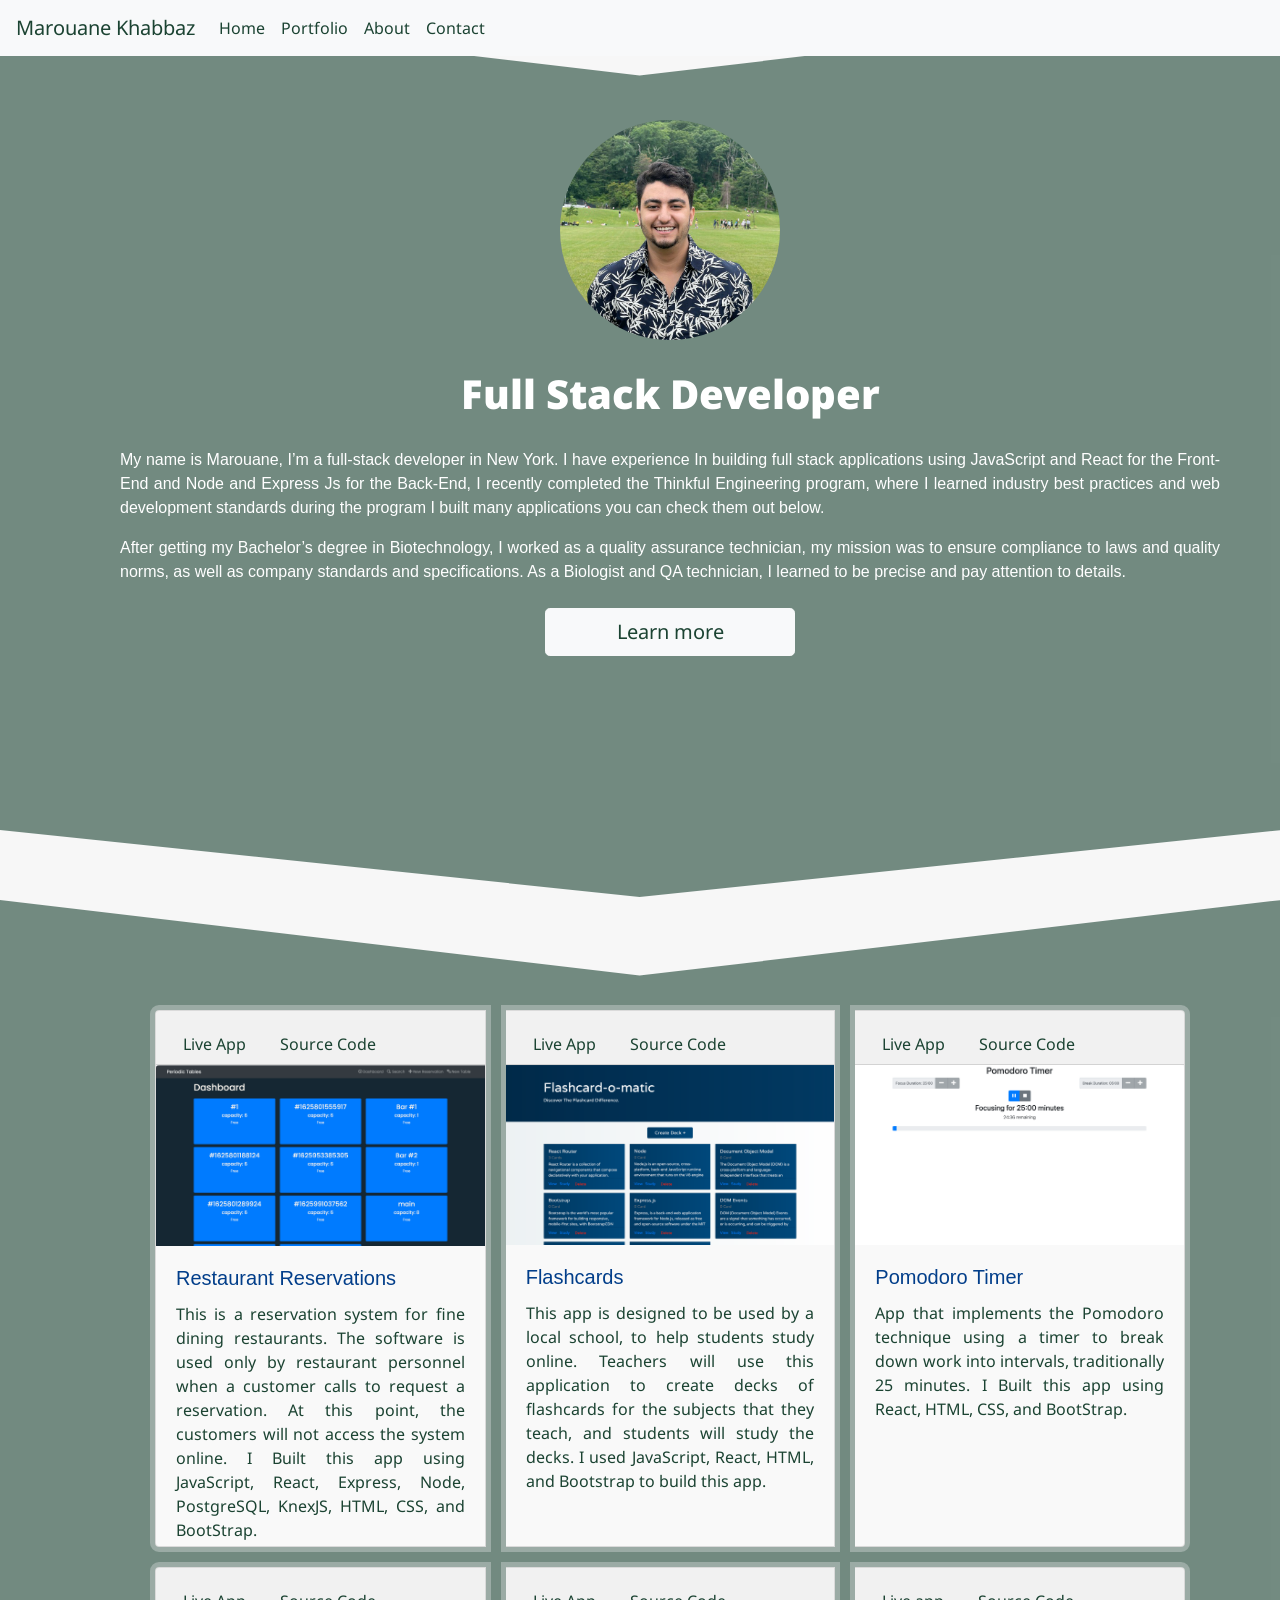
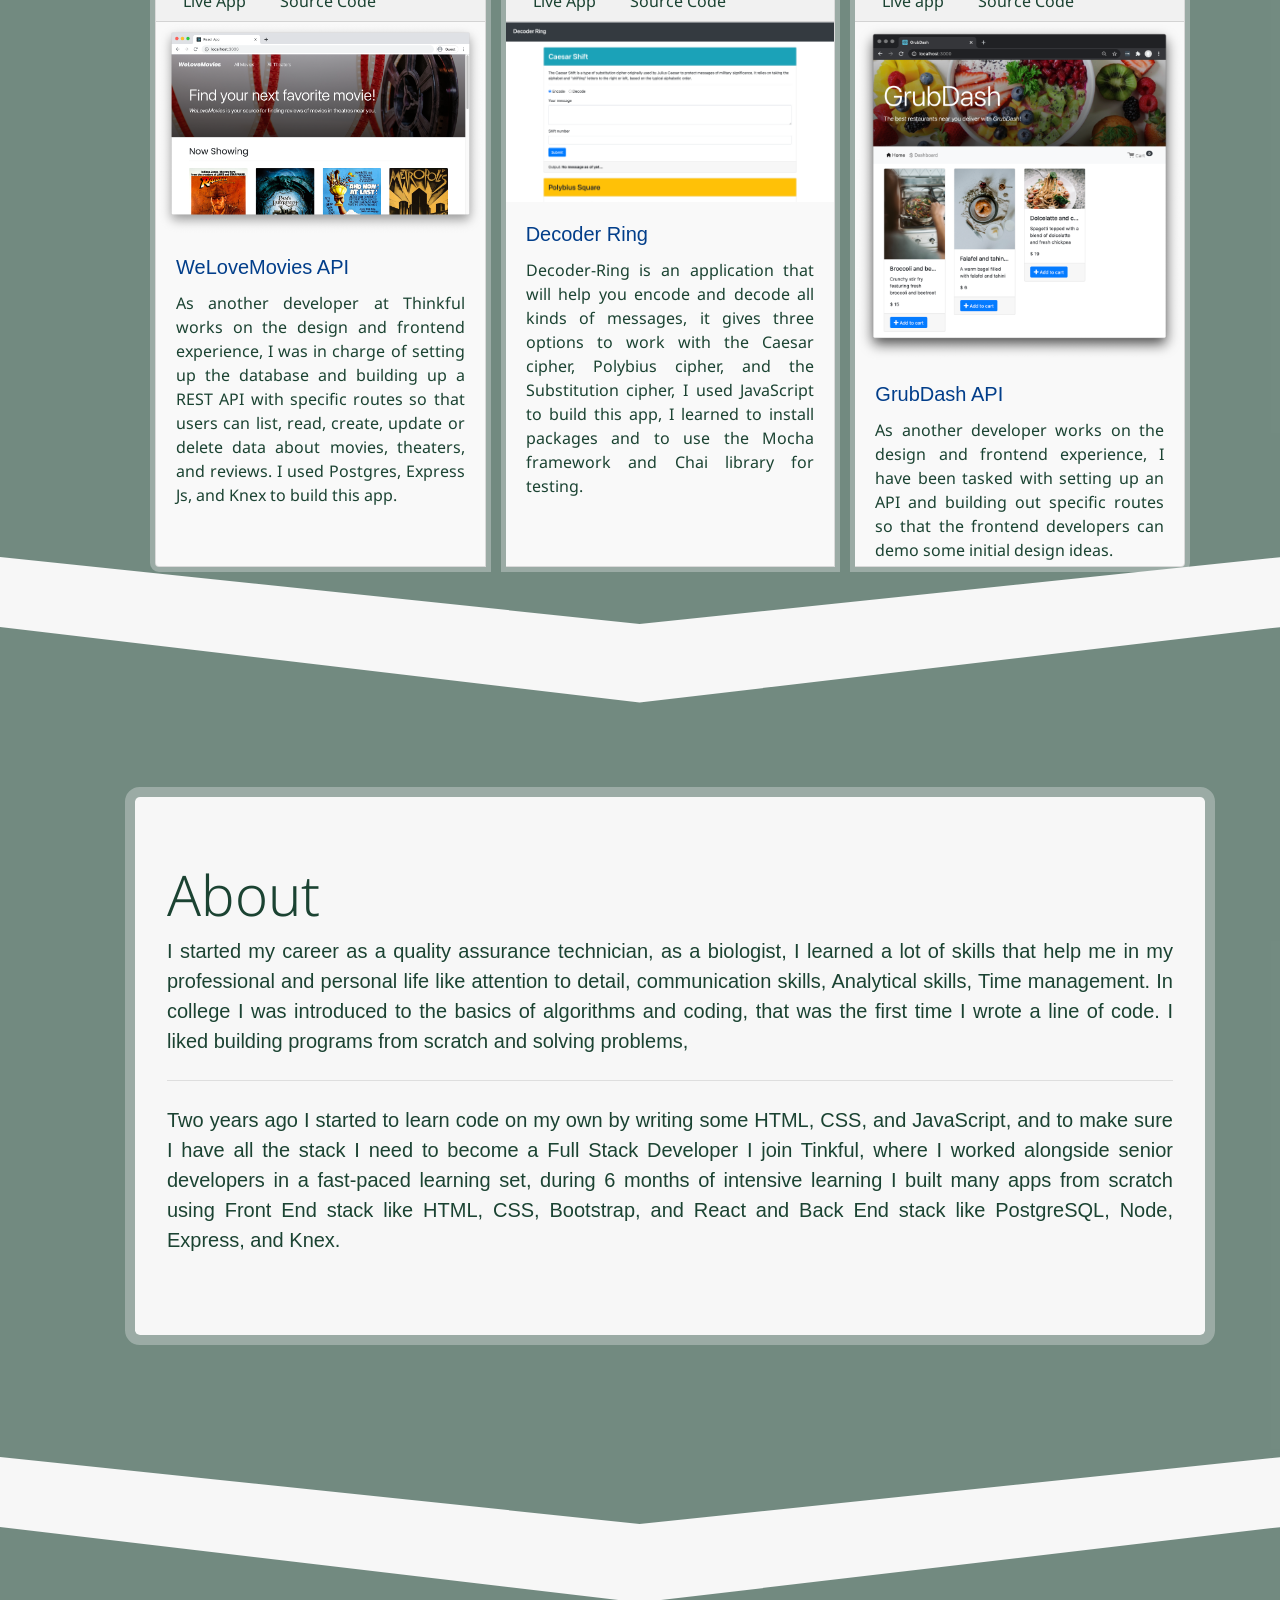
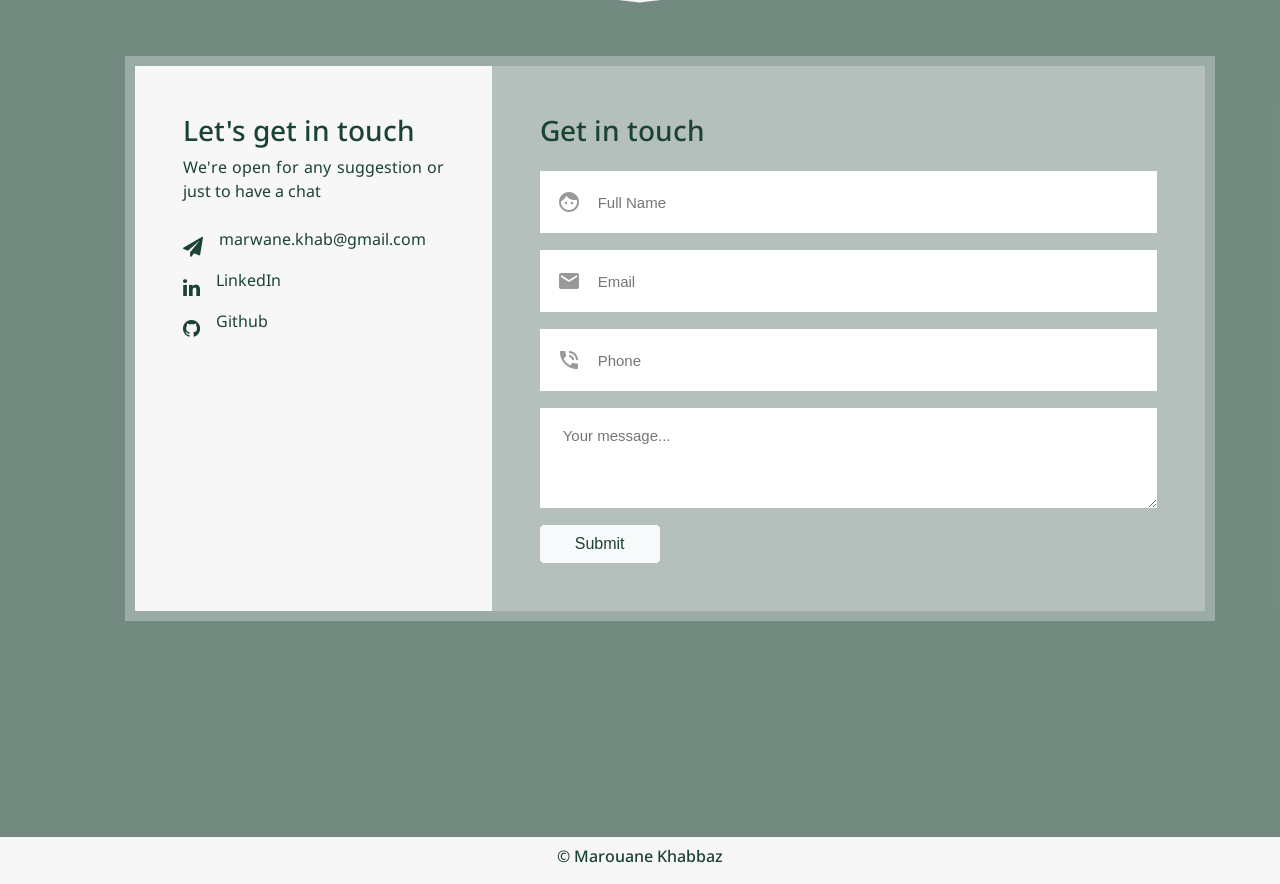
<file: index.html>
<!doctype html>
<html lang="en">
  <head>
	  
	  <!-- Global site tag (gtag.js) - Google Analytics -->
<script async src="https://www.googletagmanager.com/gtag/js?id=G-W1VJ382M2X"></script>
<script>
  window.dataLayer = window.dataLayer || [];
  function gtag(){dataLayer.push(arguments);}
  gtag('js', new Date());

  gtag('config', 'G-W1VJ382M2X');
</script>
	  
    <!-- Required meta tags -->
    <meta charset="utf-8">
    <meta name="viewport" content="width=device-width, initial-scale=1, shrink-to-fit=no">
  

    <!-- Bootstrap CSS -->
    <link rel="stylesheet" href="https://cdnjs.cloudflare.com/ajax/libs/font-awesome/4.7.0/css/font-awesome.min.css">
    <link rel="stylesheet" href="https://maxcdn.bootstrapcdn.com/bootstrap/4.0.0/css/bootstrap.min.css" integrity="sha384-Gn5384xqQ1aoWXA+058RXPxPg6fy4IWvTNh0E263XmFcJlSAwiGgFAW/dAiS6JXm" crossorigin="anonymous">
    <link href="main.css" rel="stylesheet" type="text/css"/>
    <link href="card.css" rel="stylesheet" type="text/css"/>
    <link href="contact.css" rel="stylesheet" type="text/css"/>
    <link href="https://fonts.googleapis.com/css2?family=Material+Icons"
    rel="stylesheet">
    <link rel="shortcut icon" href="images/logo_transparent.png" type="image/x-icon">
    <title>Marouane Khabbaz</title>
  </head>
  <body>
    
    <nav class="navbar navbar-expand-lg  navbar-light bg-light fixed-top justify-content-between">
      <a class="navbar-brand" href="#home">Marouane Khabbaz</a>
      <button class="navbar-toggler" type="button" data-toggle="collapse" data-target="#navbarNavAltMarkup" aria-controls="navbarNavAltMarkup" aria-expanded="false" aria-label="Toggle navigation">
        <span class="navbar-toggler-icon"></span>
      </button>
      <div class="collapse navbar-collapse " id="navbarNavAltMarkup">
        <div class="navbar-nav">
          <a class="nav-item nav-link active" href="#home">Home <span class="sr-only">(current)</span></a>
          <a class="nav-item nav-link" href="#portfolio">Portfolio</a>
          <a class="nav-item nav-link" href="#about">About</a>
          <a class="nav-item nav-link " href="#contact">Contact</a>
<!--           <a class="nav-item nav-link " target="blank" href="images/Marouane Khabbaz_Full Stack Developer (14).pdf">Resume</a> -->
        </div>
      </div>
    </nav>


    <section id="home"> 
      <div class="full-screen padding" >

        <!-- <div class="custom-shape-divider-top-1627607519">
          <svg data-name="Layer 1" xmlns="http://www.w3.org/2000/svg" viewBox="0 0 1200 120" preserveAspectRatio="none">
              <path d="M1200 0L0 0 892.25 114.72 1200 0z" class="shape-fill"></path>
          </svg>
      </div> -->

      <div class="custom-shape-divider-top-1627754936">
        <svg data-name="Layer 1" xmlns="http://www.w3.org/2000/svg" viewBox="0 0 1200 120" preserveAspectRatio="none">
            <path d="M1200 0L0 0 598.97 114.72 1200 0z" class="shape-fill"></path>
        </svg>
    </div>
  
        <img src="images/profile.jpeg" class="profile" alt="My picture" > 
        <h1 class="title ">Full Stack Developer </h1> 
        <p >
          My name is Marouane, I’m a full-stack developer in New York. I have experience In building full stack applications using 
          JavaScript and React for the Front-End and Node and Express Js for the Back-End,
           I recently completed the Thinkful Engineering program, where I learned industry best practices and web development 
           standards during the program I built many applications you can check them out below. 

        </p>
        <p>
          After getting my Bachelor’s degree in  Biotechnology, 
          I worked as a quality assurance technician, my mission was to ensure 
          compliance to laws and quality norms, as well as company standards and 
          specifications. As a Biologist and QA technician, I learned to be precise 
          and pay attention to details.
        </p>

        <div class= " d-flex justify-content-center m-4 ">
          <a class="btn btn-light btn-lg" href="#portfolio">Learn more </a>
        </div>
   
        <div class="custom-shape-divider-bottom-1627754737">
          <svg data-name="Layer 1" xmlns="http://www.w3.org/2000/svg" viewBox="0 0 1200 120" preserveAspectRatio="none">
              <path d="M598.97 114.72L0 0 0 120 1200 120 1200 0 598.97 114.72z" class="shape-fill"></path>
          </svg>
      </div>
  
    <!-- <div class="custom-shape-divider-bottom-1627606952">
      <svg data-name="Layer 1" xmlns="http://www.w3.org/2000/svg" viewBox="0 0 1200 120" preserveAspectRatio="none">
          <path d="M1200 120L0 16.48 0 0 1200 0 1200 120z" class="shape-fill"></path>
      </svg> -->
  </div>


  
    </div> 


   </section  >


    <section id="portfolio" class="full-screen padding-cards"> 

        <!-- <div class="custom-shape-divider-top-1627607057">
          <svg data-name="Layer 1" xmlns="http://www.w3.org/2000/svg" viewBox="0 0 1200 120" preserveAspectRatio="none">
              <path d="M1200 120L0 16.48 0 0 1200 0 1200 120z" class="shape-fill"></path>
          </svg>
        </div> -->
          
        <div class="custom-shape-divider-top-1627754936">
          <svg data-name="Layer 1" xmlns="http://www.w3.org/2000/svg" viewBox="0 0 1200 120" preserveAspectRatio="none">
              <path d="M1200 0L0 0 598.97 114.72 1200 0z" class="shape-fill"></path>
          </svg>
      </div>

      <div class="container-fluid"> 

        <div class="card-group ">
          <div class="card">
                <div class="card-header">
                    <ul class="nav nav-tabs card-header-tabs">
                      <li class="nav-item">
                        <a class="nav-link" target="blank" href="https://front-end-topaz-one.vercel.app/dashboard">Live App</a>
                      </li>
                      <li class="nav-item">
                        <a class="nav-link " target="blank" href="https://github.com/marouanekhabbaz/restaurant-reservation-for-admin">Source Code</a>
                      </li>
                    </ul>
                  </div>
                <img class="card-img-top"    src="images/reservation.png"  alt="Card image cap">
                <div class="card-body">
                  <h5 class="card-title">Restaurant Reservations </h5>
        
                  <p class="card-text">This is a  reservation system for
                      fine dining restaurants. The software is used only 
                      by restaurant personnel when a customer calls to request 
                      a reservation. At this point,
                      the customers will not access the system online. 
                      I Built this app using JavaScript, React, Express,
                        Node, PostgreSQL, KnexJS,  HTML, CSS, and BootStrap.</p>
        
                </div>
              </div> 
              
            <div class="card">
                <div class="card-header">
                    <ul class="nav nav-tabs card-header-tabs">
                      <li class="nav-item">
                        <a class="nav-link" target="blank" href="https://flashcards-project-main-marouanekhabbaz.vercel.app/">Live App</a>
                      </li>
                      <li class="nav-item">
                        <a class="nav-link " target="blank" href="https://github.com/marouanekhabbaz/Flashcards-Project">Source Code</a>
                      </li>
                    </ul>
                  </div>
                <img class="card-img-top"    src="images/flashcard.png"  alt="Card image cap">
                <div class="card-body">
                  <h5 class="card-title">Flashcards</h5>
                  <p class="card-text">This app is designed to be used by a local school, 
                      to help students study online. Teachers will use this application to create decks 
                      of flashcards for the subjects that they teach, and students will study the decks. 
                      I used JavaScript, React, HTML, and Bootstrap to build this app.</p>
                </div>
            </div>  

            <div class="card">
                <div class="card-header">
                    <ul class="nav nav-tabs card-header-tabs">
                        <li class="nav-item">
                            <a class="nav-link "  target="blank" href="https://project-timer-main.vercel.app/"> Live App</a>
                          </li>
                      <li class="nav-item">
                        <a class="nav-link"  target="blank" href="https://github.com/marouanekhabbaz/Pomodoro-timer">Source Code</a> 
                      </li>
                    </ul>
                  </div>

                <img class="card-img-top"    src="images/timer.png"  alt="Card image cap">
                
                <div class="card-body">
                  <h5 class="card-title">Pomodoro Timer</h5>
                  <p class="card-text">
                    App that implements the Pomodoro technique using a timer 
                    to break down work into intervals, traditionally 25 minutes. I Built this app using React, HTML, CSS, and BootStrap.</p>
                
                </div>
            </div>  

      </div>    

      </div>

      <div class="container-fluid margin"> 

        <div class="card-group ">

          <div class="card">
            <div class="card-header">
                <ul class="nav nav-tabs card-header-tabs">
                  <li class="nav-item">
                    <a class="nav-link"  target="blank" href="https://we-love-movies-back-end-by-khabbaz-marouane.vercel.app/">Live App</a>
                  </li>
                  <li class="nav-item">
                    <a class="nav-link "  target="blank" href="https://github.com/marouanekhabbaz/backend-WeLoveMovies">Source Code</a>
                  </li>
                </ul>
              </div>
            <img class="card-img-top"    src="images/home.png"  alt="cypher picture">
            <div class="card-body">
              <h5 class="card-title"> WeLoveMovies API </h5>
              <p class="card-text">
                As another developer at Thinkful works on the design and frontend experience, 
                I was in charge of setting up the database and building up a REST API with specific routes so that users can list,
                 read, create, update or delete data about movies, theaters, and reviews. I used Postgres, Express Js, 
                 and Knex to build this app.  
                </p>
            </div>
        </div>
        
         
        <div class="card">
            <div class="card-header">
                <ul class="nav nav-tabs card-header-tabs">
                  <li class="nav-item">
                    <a class="nav-link"  target="blank" href="https://marouanekhabbaz.github.io/Decoder-Ring/">Live App</a>
                  </li>
                  <li class="nav-item">
                    <a class="nav-link "  target="blank" href="https://github.com/marouanekhabbaz/Decoder-Ring">Source Code</a>
                  </li>
                </ul>
              </div>
            <img class="card-img-top"    src="images/decoder.png"  alt="cypher picture">
            <div class="card-body">
              <h5 class="card-title"> Decoder Ring </h5>
              <p class="card-text">
                Decoder-Ring is an application that will help you encode and decode all kinds of messages, it gives three options to work with
                the Caesar cipher, Polybius cipher, and the Substitution cipher,  I used JavaScript to build this app,  I learned to install packages and to use the Mocha framework and 
                Chai library for testing. 
                </p>
            </div>
        </div>  

    <div class="card">
        <div class="card-header">
            <ul class="nav nav-tabs card-header-tabs">
              <li class="nav-item">
                <a class="nav-link "  target="blank" href="https://thinkful-grubdush-front-end.vercel.app/">Live app</a>
              </li>
              <li class="nav-item">
                <a class="nav-link "  target="blank" href="https://github.com/marouanekhabbaz/GrubDash-Back-end">Source Code</a>
              </li>
            </ul>
          </div>
        <img class="card-img-top"    src="images/grubdash.png"  alt="cypher picture">
        <div class="card-body">
          <h5 class="card-title"> GrubDash API </h5>
          <p class="card-text">
            As another developer works on the design and frontend experience, 
            I have been tasked with setting up an API and building out specific routes so that the 
            frontend developers can demo some initial design ideas.
            </p>
            </p>
        </div>

    </div>

          </div>
      </div>



        <div class="custom-shape-divider-bottom-1627754737">
          <svg data-name="Layer 1" xmlns="http://www.w3.org/2000/svg" viewBox="0 0 1200 120" preserveAspectRatio="none">
              <path d="M598.97 114.72L0 0 0 120 1200 120 1200 0 598.97 114.72z" class="shape-fill"></path>
          </svg>
      </div>

    </div>
      

  </section>

   <section id="about" class="full-screen">

    <div class="custom-shape-divider-top-1627754936">
      <svg data-name="Layer 1" xmlns="http://www.w3.org/2000/svg" viewBox="0 0 1200 120" preserveAspectRatio="none">
          <path d="M1200 0L0 0 598.97 114.72 1200 0z" class="shape-fill"></path>
      </svg>
  </div>

      </div>
        <div class="container-fluid"> 
        <div class="jumbotron">
          <h1 class="display-4">About</h1>
          <p class="lead">
            I started my career as a quality assurance technician, as a biologist,
            I learned a lot of skills that help me in my professional and personal life like attention to detail, 
            communication skills, Analytical skills, Time management. In college I was introduced to the basics of algorithms and coding,
            that was the first time I wrote a line of code. I liked building programs from scratch and solving problems,
          </p>
          <hr class="my-4">
          <p class="lead">
            Two years ago I started to learn code on my own by writing some HTML, CSS, and JavaScript, and to make sure I have
        all the stack I need to become a Full Stack Developer I join Tinkful, where I worked alongside senior developers in a fast-paced 
        learning set, during 6 months of intensive learning I built many apps from scratch using Front End stack like HTML, CSS, Bootstrap, and React
        and Back End stack like PostgreSQL, Node, Express, and Knex. 
          </p>
        </div>
      </div>

      <div class="custom-shape-divider-bottom-1627754737">
        <svg data-name="Layer 1" xmlns="http://www.w3.org/2000/svg" viewBox="0 0 1200 120" preserveAspectRatio="none">
            <path d="M598.97 114.72L0 0 0 120 1200 120 1200 0 598.97 114.72z" class="shape-fill"></path>
        </svg>
    </div>



    </div>

  </section>

	<section class="full-screen" id="contact">

    <div class="custom-shape-divider-top-1627754936">
      <svg data-name="Layer 1" xmlns="http://www.w3.org/2000/svg" viewBox="0 0 1200 120" preserveAspectRatio="none">
          <path d="M1200 0L0 0 598.97 114.72 1200 0z" class="shape-fill"></path>
      </svg>
  </div>

		<div class="container">
			<div class="row justify-content-center">
				<div class="col-md-6 text-center mb-5">
				</div>
			</div>
			<div class="row justify-content-center">
				<div class="col-md-12">
					<div class="wrapper">
						<div class="row no-gutters">
							<div class="col-lg-8 col-md-7 order-md-last d-flex align-items-stretch">
								<div class="contact-wrap w-100 p-md-5 p-4">
									<h3 class="mb-4">Get in touch</h3>


                  <form action='https://formspree.io/f/xayayeqr' method="post">
                    <div class="wrap-input100 " >
                      <input class="input100" id="name" type="text" name="name" placeholder="Full Name" required>
                      <label class="label-input100" for="name">
                        <span class="material-icons">
                          face
                          </span>
                          
                      </label>
                    </div>
            
                    <div class="wrap-input100 "  >
                      <input class="input100" id="email" type="text" name="email" placeholder="Email" required>
                      <label class="label-input100" for="email">
                        <span class="material-icons">
                          email
                          </span>
                      </label>
                    </div>
            
                    <div class="wrap-input100 ">
                      <input class="input100" id="phone" type="text" name="phone" placeholder="Phone" >
                      <label class="label-input100" for="phone">
                        <span class="material-icons">
                          phone_in_talk
                          </span>
                      </label>
                    </div>
            
                    <div class="wrap-input100"  >
                      <textarea class="input100" name="message" placeholder="Your message..." required ></textarea>
                    </div>

                   
                        <button type="submit" class="btn btn-light ">
                          Submit
                        </button>

                      
                  </form>


								</div>
							</div>
							<div class="col-lg-4 col-md-5 d-flex align-items-stretch">
								<div class="info-wrap bg-pink w-100 p-md-5 p-4">
									<h3>Let's get in touch</h3>
									<p class="mb-4">We're open for any suggestion or just to have a chat</p>
				      
				        	<div class="dbox w-100 d-flex align-items-center">
				        		<div class="icon d-flex align-items-center justify-content-center">
                      <a href="mailto:marwane.khab@gmail.com">	<span class="fa fa-paper-plane " style="font-size:20px"></span> </a>
				        		</div>
				        		<div class="text pl-3">
					            <p><a href="mailto:marwane.khab@gmail.com"> marwane.khab@gmail.com</a></p>
					          </div>
				          </div>

                  	<div class="dbox w-100 d-flex align-items-center">
                  <div class="icon d-flex align-items-center justify-content-center">
                    <a href="https://www.linkedin.com/in/marouane-khabbaz/" target="blank" >  <i class="fa fa-linkedin" aria-hidden="true" style="font-size:20px"></i> </a>
                  </div>
                  <div class="text pl-3">
                    <p> <a href="https://www.linkedin.com/in/marouane-khabbaz/" target="blank">LinkedIn</a></p>
                  </div>
                    </div>
				        	<div class="dbox w-100 d-flex align-items-center">
				        		<div class="icon d-flex align-items-center justify-content-center">
                      <a href="https://github.com/marouanekhabbaz" target="blank"> <i class="fa fa-github" style="font-size:20px"></i> </a>
				        		</div>
				        		<div class="text pl-3">
					            <p> <a href="https://github.com/marouanekhabbaz" target="blank">Github</a></p>
					          </div>
				          </div>
			          </div>
							</div>
						</div>
					</div>
				</div>
			</div>
		</div>


  </div>

	</section>


 
  
<!-- footer section --> 
    <footer>
      <h6> © Marouane Khabbaz</h6>
    </footer>
<!-- the script link in the bottom of the page to make the page load faster --> 


    <!-- Optional JavaScript -->
    <!-- jQuery first, then Popper.js, then Bootstrap JS -->
    <script src="https://code.jquery.com/jquery-3.2.1.slim.min.js" integrity="sha384-KJ3o2DKtIkvYIK3UENzmM7KCkRr/rE9/Qpg6aAZGJwFDMVNA/GpGFF93hXpG5KkN" crossorigin="anonymous"></script>
    <script src="https://cdnjs.cloudflare.com/ajax/libs/popper.js/1.12.9/umd/popper.min.js" integrity="sha384-ApNbgh9B+Y1QKtv3Rn7W3mgPxhU9K/ScQsAP7hUibX39j7fakFPskvXusvfa0b4Q" crossorigin="anonymous"></script>
    <script src="https://maxcdn.bootstrapcdn.com/bootstrap/4.0.0/js/bootstrap.min.js" integrity="sha384-JZR6Spejh4U02d8jOt6vLEHfe/JQGiRRSQQxSfFWpi1MquVdAyjUar5+76PVCmYl" crossorigin="anonymous"></script>



    
  </body>
</html>
</file>
<file: main.css>
@import url('https://fonts.googleapis.com/css2?family=Noto+Sans&display=swap');


html, body{
    box-sizing:border-box;
    margin: 0 !important;
    padding: 0 !important;
    background-color: #F7F7F7;
    scroll-behavior: smooth;
    overflow: scroll;
}


.title {
    font-family: 'Cinzel Decorative', cursive;
    text-align: center;
    font-weight: 1000;
    margin-bottom: 30px;
    color: #ffffff !important;
}

.btn-lg{
    color: rgba(27, 67, 50, 1) !important;
    width: 250px !important;
}

@media (max-width:300px){
    .title{
        font-size: 30px !important;
        font-weight: 700;
    }
    /* nav{
        overflow: hidden !important;
        display: inline !important;
        width: 50%;
    }  */
    .navbar-brand{
        font-size: small;
    }

    .btn-lg{
        color: rgba(27, 67, 50, 1) !important;
        width: 80px !important;
        overflow: scroll;
        font-size: small;
    }
    .info-wrap, .full-screen {
        overflow: scroll;
    }


}




.lead{
    color: rgba(27, 67, 50, 1) !important;
}

h1, h2 , h3 , a , .card-text, .mb-4 {
    font-family: 'Noto Sans', sans-serif !important;
    color: rgba(27, 67, 50, 1) !important;
}

h6 {
    font-family: 'Noto Sans', sans-serif !important;
    text-align: center;
}

p{
    text-align: justify;
}

.padding{
    padding: 60px;
}

.padding-cards{
    padding-top: 100px ;
    padding-bottom: 60px;
}

.full-screen {
    display: block;
    height:100%;
    width:100%;
    box-sizing:border-box;
    position: relative;

    background:rgba(27, 67, 50, 0.6);
    background: linear-gradient(45deg, 217, 237, 146, 0,4);
    background: linear-gradient(90deg, 217, 237, 146,0.9);
    background: -moz-linear-gradient(45deg, 217, 237, 146, 0.9);
    background: linear-gradient(45deg, 217, 237, 146, 1);


    /* background: rgba(52, 160, 164, 1);
    background: -webkit-linear-gradient(45deg,52, 160, 164,0,4);
    background: -o-linear-gradient(45deg,52, 160, 164,0,8);
    background: -moz-linear-gradient(45deg,52, 160, 164,0,9);
    background: linear-gradient(45deg,52, 160, 164,0,4); */

    /* background: rgba(219,21,99,1);
    background: -webkit-linear-gradient(45deg, #d5007d, #e53935);
    background: -o-linear-gradient(45deg, #d5007d, #e53935);
    background: -moz-linear-gradient(45deg, #d5007d, #e53935);
    background: linear-gradient(45deg, #d5007d, #e53935); */
    color: #ffffff;;
  }
  .profile {
    display: block;
    margin-left: auto;
    margin-right: auto;
    margin-bottom: 30px;
    margin-top: 30px;
    width: 30%;
    border-radius: 50%;
    }
  @media all and (min-width:1000px) {

    .portfolio{ 
        margin-top: 60px !important;
        margin-bottom: 60px !important;
    }

    .full-screen {
        display: block;
        height:100%;
        width:100%;
        padding: 60px;
        padding-top: 90px;
        padding-left: 120px;
        min-height: 100vh;
        box-sizing:border-box;
        position: relative;
        background:rgba(27, 67, 50, 0.6);
        background: linear-gradient(45deg, 217, 237, 146, 0,4);
        background: linear-gradient(90deg, 217, 237, 146,0.9);
        background: -moz-linear-gradient(45deg, 217, 237, 146, 0.9);
        background: linear-gradient(45deg, 217, 237, 146, 1);
    }
    .profile {
        display: block;
        margin-left: auto;
        margin-right: auto;
        margin-bottom: 30px;
        width: 20%;
        border-radius: 50%;
        
        }

        .btn{
            width: 120px;
            color: rgba(27, 67, 50, 1) !important;
        }
  }


  .custom-shape-divider-bottom-1627582986 {
    position: absolute;
    bottom: 0;
    left: 0;
    width: 100%;
    overflow: visible;
    line-height: 0;
    margin: 0;
}

.custom-shape-divider-bottom-1627582986 svg {
    position: relative;
    display: block;
    width: calc(100%);
    width: calc(100% + 1.3px);
    height: 160px;
}

.custom-shape-divider-bottom-1627582986 .shape-fill {
    fill: #ffffff;
    height: 100px;
}

/** For tablet devices **/


@media (min-width: 600px) and (max-width: 1000px)   {
    .custom-shape-divider-bottom-1627582986 svg {
        width: calc(100% + 1.3px);
        height: 50px;
    }
}

@media  (max-width: 600px) {
    .custom-shape-divider-bottom-1627582986 svg {
        width: calc(100% + 1.3px);
        height: 70px;
    }
}


/* for homne a the top */

  .custom-shape-divider-top-1627607519 {
    position: absolute;
    top: 0;
    left: 0;
    width: 100%;
    overflow: hidden;
    line-height: 0;
}

.custom-shape-divider-top-1627607519 svg {
    position: relative;
    display: block;
    width: calc(100% + 1.3px);
    height: 80px;
}

.custom-shape-divider-top-1627607519 .shape-fill {
    fill: #F7F7F7;
}

/** For mobile devices **/
@media (max-width: 767px) {
    .custom-shape-divider-top-1627607519 svg {
        width: calc(100% + 1.3px);
        height: 100px;
    }
}



/* for home at the top */

.custom-shape-divider-bottom-1627606952 {
    position: absolute;
    bottom: 0;
    left: 0;
    width: 100%;
    overflow: hidden;
    line-height: 0;
    transform: rotate(180deg);
}

.custom-shape-divider-bottom-1627606952 svg {
    position: relative;
    display: block;
    width: calc(100% + 1.3px);
    height: 86px;
}

.custom-shape-divider-bottom-1627606952 .shape-fill {
    fill: #F7F7F7;
}






/* for projects  at the top */



.custom-shape-divider-top-1627607057 {
    position: absolute;
    top: 0;
    left: 0;
    width: 100%;
    overflow: hidden;
    line-height: 0;
}

.custom-shape-divider-top-1627607057 svg {
    position: relative;
    display: block;
    width: calc(100% + 1.3px);
    height: 86px;
}

.custom-shape-divider-top-1627607057 .shape-fill {
    fill: #F7F7F7;
}






 .custom-shape-divider-bottom-1627623714 {
    position: absolute;
    bottom: 0;
    left: 0;
    width: 100%;
    overflow: hidden;
    line-height: 0;
}

.custom-shape-divider-bottom-1627623714 svg {
    position: relative;
    display: block;
    width: calc(100% + 1.3px);
    height: 50px;
}

.custom-shape-divider-bottom-1627623714 .shape-fill {
    fill: #F7F7F7;
}

/** For mobile devices **/
@media (max-width: 767px) {
    .custom-shape-divider-bottom-1627623714 svg {
        width: calc(100% + 1.3px);
        height: 60px;
    }
}




.custom-shape-divider-top-1627624082 {
    position: absolute;
    top: 0;
    left: 0;
    width: 100%;
    overflow: hidden;
    line-height: 0;
}

.custom-shape-divider-top-1627624082 svg {
    position: relative;
    display: block;
    width: calc(100% + 1.3px);
    height: 156px;
}

.custom-shape-divider-top-1627624082 .shape-fill {
    fill: #F7F7F7;
}

/** For mobile devices **/
@media (max-width: 767px) {
    .custom-shape-divider-top-1627624082 svg {
        width: calc(100% + 1.3px);
        height: 60px;
    }
 
    
}


footer{
    text-align: center;
    color: rgba(27, 67, 50, 1) ;
    background-color:#F7F7F7;
    padding: 10px;
    border-top:rgba(27, 67, 50, 0.6)  solid 10px;
     }
</file>
<file: card.css>
.card{
  
    margin: 20px;
    background-color: #f9f9f9 ;
    color: #023E8A;
    max-width: 400px;
    max-height: 600px !important;
    outline: rgba(247, 247, 247, 0.3) 5px solid;
  }
  
  
  .card-body {
    height: 300px ;
    overflow: auto ;
    text-align: left ;
  
  
  }

  /* .marging{
      margin-bottom: 100px;
      padding-bottom: 100px;
  } */
  
  
  .card-header{
    background: linear-gradient(to right  white, white,  white ,#0096C7 , );
  }
  
.lead , .display-4{
    color: #023E8A; 
}
/* rgba(47, 247, 247, 0.1) */
.jumbotron{
    background-color: #F7F7F7 ;
    margin-top: 80px;
    outline: rgba(247, 247, 247, 0.3) 10px solid;
}

@media (max-width: 767px) {
    .jumbotron{
        background-color: #F7F7F7 ;
        margin-top: 0px;
        margin-bottom: 30px;
        outline: rgba(247, 247, 247,03 ) 5px solid;
    }

    .lead{
        font-size: medium;
        font-weight: 300;
    }

.card{
    outline: rgba(247, 247, 247, 0.3) 10px solid;
  }

}


/* .custom-shape-divider-bottom-1627625908 {
    position: absolute;
    bottom: 0;
    left: 0;
    width: 100%;
    overflow: hidden;
    line-height: 0;
    transform: rotate(180deg);
}

.custom-shape-divider-bottom-1627625908 svg {
    position: relative;
    display: block;
    width: calc(100% + 1.3px);
    height: 59px;
}

.custom-shape-divider-bottom-1627625908 .shape-fill {
    fill: #F7F7F7;
} */


/* @media (max-width: 767px) {
    .custom-shape-divider-bottom-1627625908 svg {
        width: calc(100% + 1.3px);
        height: 10px;
    }
} */



.custom-shape-divider-bottom-1627754737 {
    position: absolute;
    bottom: 0;
    left: 0;
    width: 100%;
    overflow: hidden;
    line-height: 0;
}

.custom-shape-divider-bottom-1627754737 svg {
    position: relative;
    display: block;
    width: calc(100% + 1.3px);
    height: 70px;
}

.custom-shape-divider-bottom-1627754737 .shape-fill {
    fill: #F7F7F7;
}

/** For mobile devices **/
@media (max-width: 767px) {
    .custom-shape-divider-bottom-1627754737 svg {
        width: calc(100% + 1.3px);
        height: 30px;
    }
}
</file>
<file: contact.css>
/*---------------------------------------------*/
  input {
      outline: none;
      border: none;
  }

  textarea {
    outline: none;
    border: none;
  }
  
  textarea:focus, input:focus {
    border-color: transparent !important;
  }
  
 
  iframe {
      border: none !important;
  }
  .wrapper{
    outline: rgba(247, 247, 247, 0.3) 10px solid;
}

.contact-wrap{
    background: rgba( 247,247,247,0.5);
    background: -webkit-linear-gradient(45deg,247,247,247,0.8);
    background: -o-linear-gradient(45deg,247,247,247,0.6);
    background: -moz-linear-gradient(45deg,247,247,247,0.6);
    background: linear-gradient(45deg,247,247,247,0.7);
    color: #023E8A; 
}
.bg-pink{
    background: rgba( 247,247,247,1);
    color: #023E8A; 
}

.material-icons{
 justify-self: center;
}  


  /*------------------------------------------------------------------
  [ Input ]*/
  
  .wrap-input100 {
    width: 100%;
    position: relative;
    background-color: #fff;
    margin-bottom: 17px;
  }
  
  .label-input100 {
    display: flex;
    justify-content: center;
    align-items: center;
    width: 58px;
    height: 62px;
    position: absolute;
    top: 0;
    left: 0;
    cursor: pointer;
    font-size: 18px;
    color: #999999;
  }
  
  .input100 {
    display: block;
    width: 100%;
    background: transparent;
    font-size: 15px;
    color: #43383e;
    line-height: 1.2;
    padding: 0 5px;
  }
  
  
  /*---------------------------------------------*/
  input.input100 {
    height: 62px;
    padding: 0 20px 0 58px;
  }
  
  
  textarea.input100 {
    min-height: 100px;
    padding: 19px 20px 0 23px;
  }
  
  

  .custom-shape-divider-top-1627754936 {
    position: absolute;
    top: 0;
    left: 0;
    width: 100%;
    overflow: hidden;
    line-height: 0;
}

.custom-shape-divider-top-1627754936 svg {
    position: relative;
    display: block;
    width: calc(100% + 1.3px);
    height: 79px;
}

.custom-shape-divider-top-1627754936 .shape-fill {
    fill: #F7F7F7;
}
@media (min-width: 767px) and (max-width: 1000px)  {
    .custom-shape-divider-top-1627754936 svg {
        width: calc(100% + 1.3px);
        height: 45px;
    }
}

/** For mobile devices **/
@media (max-width: 767px) {
    .custom-shape-divider-top-1627754936 svg {
        width: calc(100% + 1.3px);
        height: 30px;
    }
}



/* home */


.custom-shape-divider-bottom-1627756064 {
    position: absolute;
    bottom: 0;
    left: 0;
    width: 100%;
    overflow: hidden;
    line-height: 0;
}

.custom-shape-divider-bottom-1627756064 svg {
    position: relative;
    display: block;
    width: calc(100% + 1.3px);
    height: 94px;
}

.custom-shape-divider-bottom-1627756064 .shape-fill {
    fill: #F7F7F7;
}

/** For mobile devices **/
@media (max-width: 767px) {
    .custom-shape-divider-bottom-1627756064 svg {
        width: calc(100% + 1.3px);
        height: 50px;
    }
}
</file>
